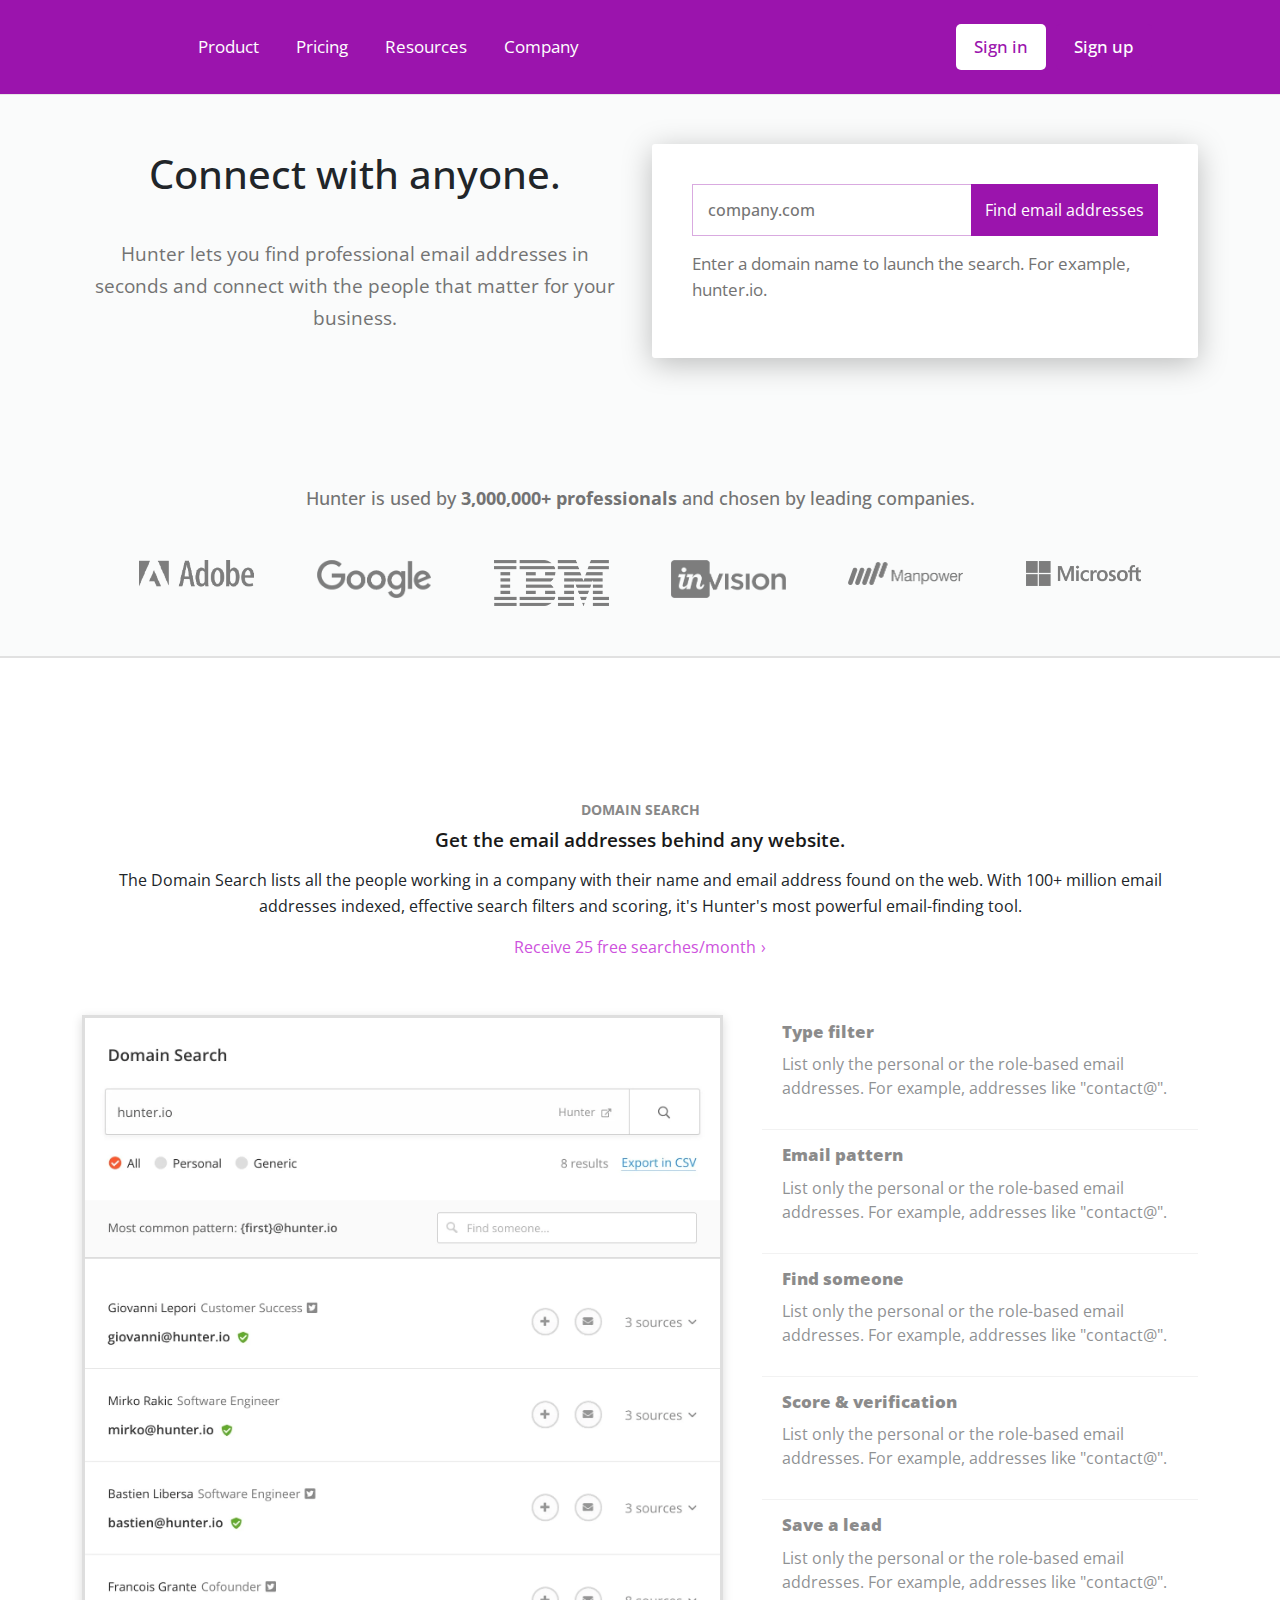
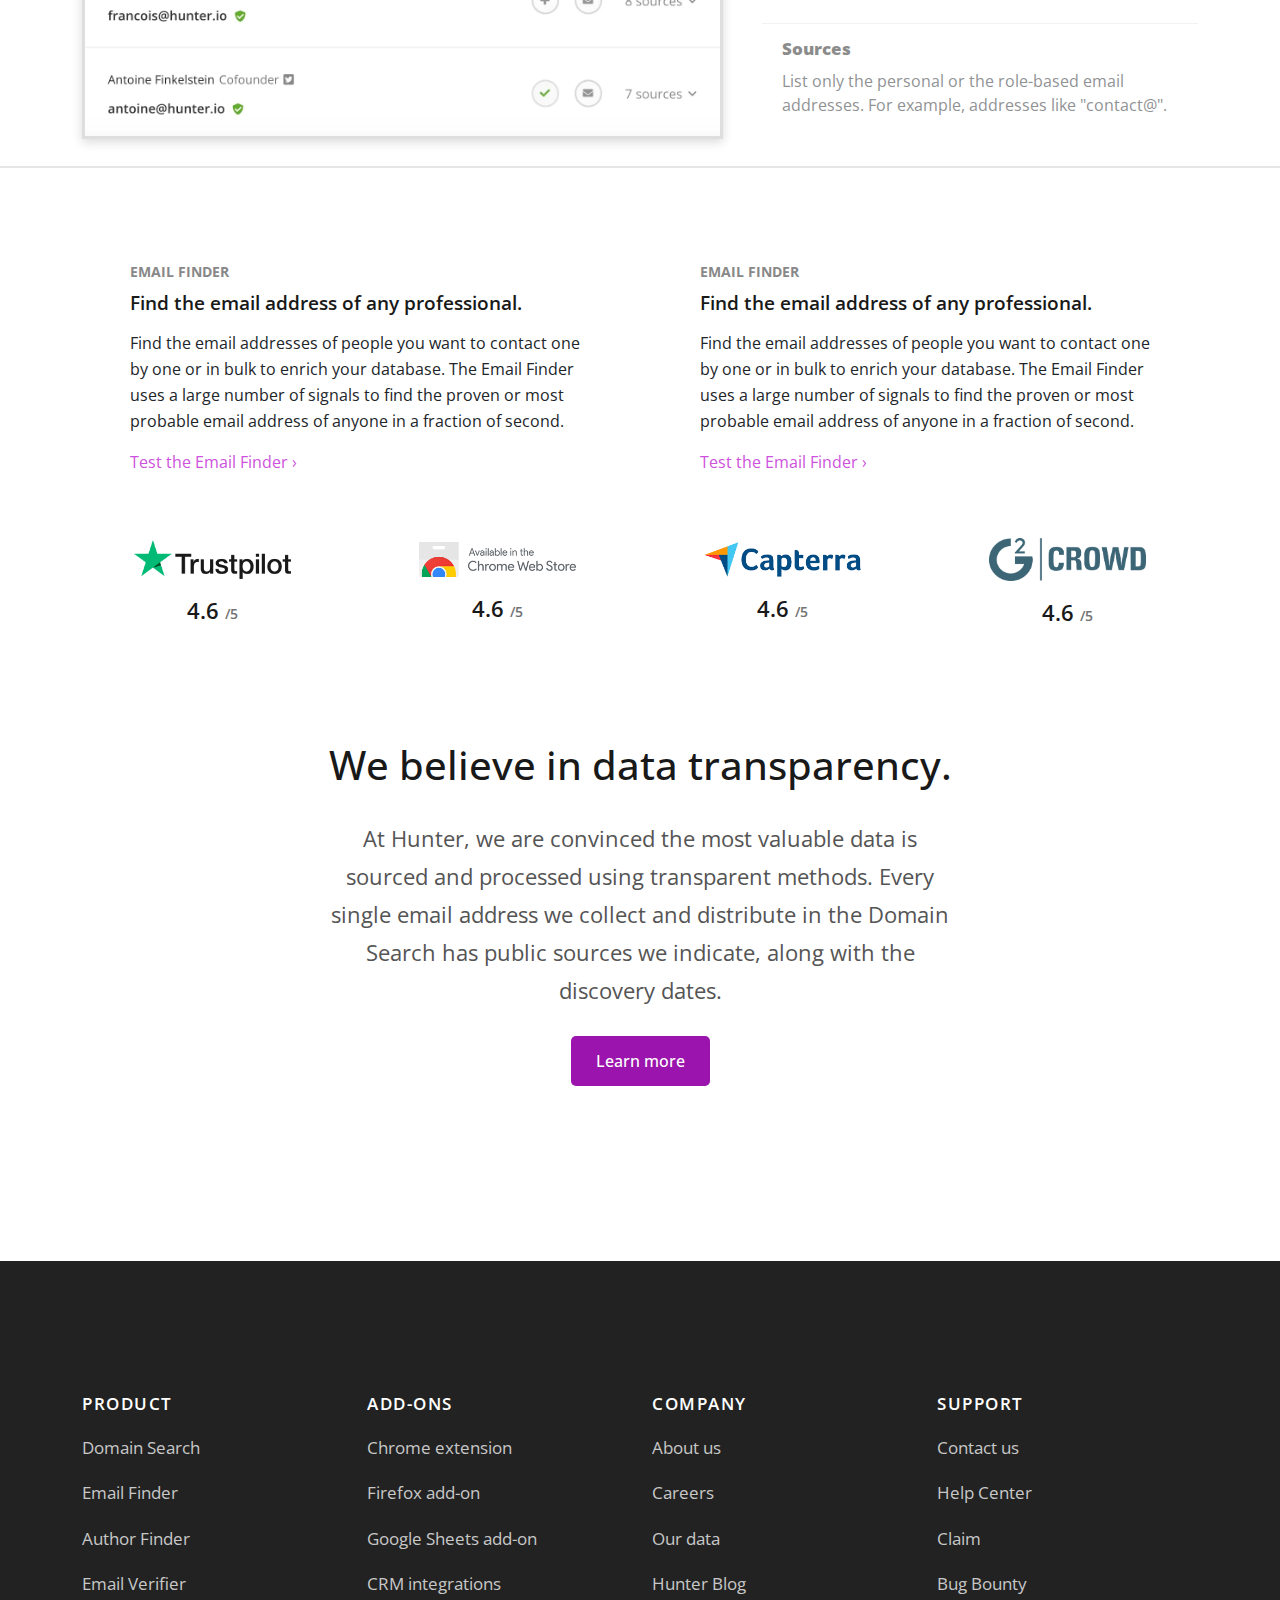
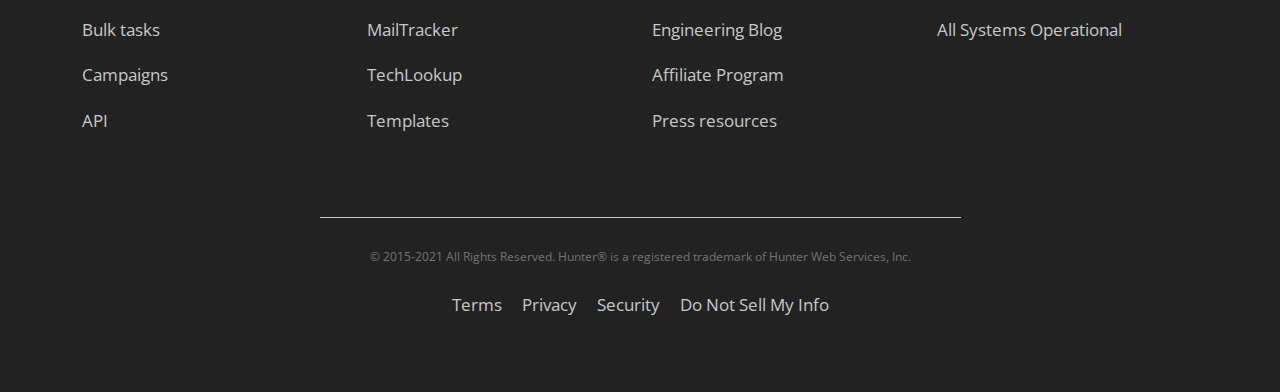
<file: index.html>
<!DOCTYPE html>
<html lang="en">

     <head>
          <!-- Meta Tags  -->
          <meta charset="UTF-8">
          <meta http-equiv="X-UA-Compatible" content="IE=edge">
          <meta name="viewport" content="width=device-width, initial-scale=1.0">
          <meta name="description" content="Website">
          <meta name="keywords" content=" Website">

          <!-- Font Awesome -->
          <link rel="stylesheet" href="https://cdnjs.cloudflare.com/ajax/libs/font-awesome/6.0.0-beta2/css/all.min.css"
               integrity="sha512-YWzhKL2whUzgiheMoBFwW8CKV4qpHQAEuvilg9FAn5VJUDwKZZxkJNuGM4XkWuk94WCrrwslk8yWNGmY1EduTA=="
               crossorigin="anonymous" referrerpolicy="no-referrer" />
          <!-- Bootstrap Css -->
          <link rel="stylesheet" href="styles/bootstrap.min.css">

          <!-- Main Style -->
          <link rel="stylesheet" href="styles/style.css">
          <title>Website</title>
     </head>

     <body>
          <nav class="navbar navbar-expand-lg py-4">
               <div class="container px-md-5">
                    <a class="navbar-brand" href="#"></a>
                    <button class="navbar-toggler" type="button" data-bs-toggle="collapse" data-bs-target="#navbarNav"
                         aria-controls="navbarNav" aria-expanded="false" aria-label="Toggle navigation">
                         <i class="fas fa-bars "></i>
                    </button>
                    <div class="collapse ms-md-5 navbar-collapse" id="navbarNav">
                         <ul class="navbar-nav">
                              <li class="nav-item product mx-md-2">
                                   <a class="nav-link" href="#">Product
                                        <i class="fas fa-angle-down"></i>
                                   </a>
                                   <div class="product-menu">
                                        <div class="main-features">
                                             <a href="#">
                                                  <div>
                                                       <i class="fas fa-search"></i>
                                                  </div>
                                                  <div>
                                                       <strong>Domain Search</strong><br>
                                                       Find the email addresses of a company
                                                  </div>

                                             </a>
                                             <a href="#">
                                                  <div>
                                                       <i class="far fa-user"></i>
                                                  </div>
                                                  <div>
                                                       <strong>Domain Search</strong><br>
                                                       Find the email addresses of a company
                                                  </div>
                                             </a>
                                             <a href="#">
                                                  <div>
                                                       <i class="far fa-id-badge"></i>
                                                  </div>
                                                  <div>
                                                       <strong>Domain Search</strong><br>
                                                       Find the email addresses of a company
                                                  </div>
                                             </a>
                                             <a href="#">
                                                  <div>
                                                       <i class="far fa-check-circle"></i>
                                                  </div>
                                                  <div>
                                                       <strong>Domain Search</strong><br>
                                                       Find the email addresses of a company
                                                  </div>
                                             </a>
                                        </div>
                                        <div class="additional-features">
                                             <a href="#">Chrome extension</a>
                                             <a href="#">Google Sheets add-on</a>
                                             <a href="#">CRM integrations</a>
                                             <a href="#">Campaigns</a>
                                        </div>
                                        <div class="api-link">
                                             <a href="#">API for developers</a>
                                        </div>
                                   </div>
                              </li>
                              <li class="nav-item mx-md-2">
                                   <a class="nav-link" href="./Pages/pricing.html">Pricing</a>
                              </li>
                              <li class="nav-item resources mx-md-2">
                                   <a class="nav-link" href="#">Resources
                                        <i class="fas fa-angle-down"></i>
                                   </a>
                                   <div class="resources-menu">
                                        <div class='main-features'>
                                             <a href='#' target='_blank'>
                                                  <strong>Blog</strong>
                                                  <br>
                                                  Cold email outreach and growth strategies.
                                             </a>
                                             <a href='#' target='_blank'>
                                                  <strong>Templates</strong>
                                                  <br>
                                                  Directory of best cold email templates.
                                             </a>
                                             <a href='#' target='_blank'>
                                                  <strong>Help Center</strong>
                                                  <br>
                                                  Your questions on Hunter answered.
                                             </a>
                                        </div>
                                   </div>
                              </li>
                              <li class="nav-item company mx-md-2">
                                   <a class="nav-link" href="#">Company
                                        <i class="fas fa-angle-down"></i>
                                   </a>
                                   <div class="company-menu">
                                        <div class='main-features'>
                                             <a href='#'>
                                                  <strong>About us</strong>
                                                  <br>
                                                  Meet the team behind Hunter.
                                             </a>
                                             <a href='#'>
                                                  <strong>Our data</strong>
                                                  <br>
                                                  How our data is sourced and processed.
                                             </a>
                                             <a href='#'>
                                                  <strong>
                                                       Careers
                                                  </strong>
                                                  <br>
                                                  Our current open positions.
                                             </a>
                                        </div>
                                   </div>
                              </li>
                         </ul>
                    </div>
                    <div class="autha">
                         <div class="btn-sign-in">
                              <button class="sign-in"><a href="#">Sign in</a></button>
                         </div>
                         <div class="btn-sign-in">
                              <button class="sign-up"><a href="#">Sign up</a></button>

                         </div>
                    </div>
               </div>
          </nav>
          <div class="nav-layout">
               <div class="icon-close">
                    <i class="fas fa-times"></i>
               </div>
               <h3 class="titel-layout">DISCOVER HUNTER
               </h3>
               <ul class="list-nav-layout">
                    <li class="item-layout"><a href="#">Pricing</a></li>
                    <li class="item-layout"><a href="#">Domain Search</a></li>
                    <li class="item-layout"><a href="#">Email Finder</a></li>
                    <li class="item-layout"><a href="#">Author Finder</a></li>
                    <li class="item-layout"><a href="#">Email Verifier</a></li>
                    <li class="item-layout"><a href="#">Bulk tasks</a></li>
                    <li class="item-layout"><a href="#">Campaigns</a></li>
                    <li class="item-layout"><a href="#">API</a></li>
                    <li class="item-layout"><a href="#">Blog</a></li>
                    <li class="item-layout"><a href="#">Log in</a></li>
                    <li class="item-layout"><a href="#">Sign up →</a></li>
               </ul>
          </div>
          <main id="main">
               <section class="find-email pt-5">
                    <div class="container">
                         <div class="row justify-content-around align-items-center">
                              <div class="col-md-6 text-center mt-md-5">
                                   <div class="content-sec px-2">
                                        <h1>Connect with anyone.</h1>
                                        <p>Hunter lets you find professional email addresses in seconds and connect with
                                             the
                                             people that matter for your business.</p>
                                   </div>
                              </div>
                              <div class="col-md-6 pt-5 mt-md-5">
                                   <div class="form">
                                        <form>
                                             <input autofocus type="text" placeholder="company.com"
                                                  aria-label="input Search" class="input-control">
                                             <button type="submit" class="submit-btn" aria-label="Search button">
                                                  <span class="lg">Find email addresses</span>
                                                  <span class="sm">Search</span>
                                             </button>
                                        </form>
                                        <p class="des">Enter a domain name to launch the search. For example, hunter.io.
                                        </p>
                                   </div>
                              </div>
                              <div class="customers-logos">
                                   <h3>
                                        Hunter is used by<strong> 3,000,000+ professionals</strong> and chosen by
                                        leading companies.
                                   </h3>
                                   <div class="row text-center">
                                        <div class="col-md-2">
                                             <img src="img/adobe-89403f8f6c0fc411f44f985b35de6c0b268bc11a89b5cc29017d61307da93d1a.webp"
                                                  class="w-75" alt="customer logo img">
                                        </div>
                                        <div class="col-md-2">
                                             <img src="img/google-44d1c7772a67bfdecce332bda24b1a9de4d2640ed29654d1079fedeb29c5eaac.webp"
                                                  class="w-75" alt="customer logo img">
                                        </div>
                                        <div class="col-md-2">
                                             <img src="img/ibm-5ad5627f50f3b689c1cf88a614d55e218c486d3c7868b5f2c1e4efa3f8ab3572.webp"
                                                  class="w-75" alt="customer logo img">
                                        </div>
                                        <div class="col-md-2">
                                             <img src="img/invision-43121076a2ce2e25f8a54ab6be9929ebb47db9f2920a89a8cc8f44540e46733a.webp"
                                                  class="w-75" alt="customer logo img">
                                        </div>
                                        <div class="col-md-2">
                                             <img src="img/manpower-7a5babf637c4316c16345eb8f238459b461955201cc7c4af6864c33980ac5aa3.webp"
                                                  class="w-75" alt="customer logo img">
                                        </div>
                                        <div class="col-md-2">
                                             <img src="img/microsoft-1e9a14aedf08ef8d8c20e652967de231aa82086d621c7faac3dac48e7532d290.webp"
                                                  class="w-75" alt="customer logo img">
                                        </div>
                                   </div>
                              </div>
                         </div>
                    </div>
               </section>
               <section class="domain-search text-center w-md-75 mx-auto pt-5 mt-5">
                    <div class="container">
                         <div class="content pt-md-5">
                              <h2 class="titel-domain">DOMAIN SEARCH</h2>
                              <p class="des">Get the email addresses behind any website.
                              </p>
                              <p class="des2">The Domain Search lists all the people working in a company with their
                                   name and email address found on the web. With
                                   100+ million email addresses indexed, effective search filters and scoring, it's
                                   Hunter's most powerful email-finding
                                   tool.</p>
                              <a href="#">Receive 25 free searches/month</a>
                         </div>
                         <div class="row img-domain mt-5 justify-content-center align-items-center">
                              <div class="col-md-7">
                                   <img src="img/domain_search_screenshot-6c599744c002ee10692d4e4656d707ee62697750be0def14682e950914836935.webp"
                                        class="img-fluid" alt="domain search img">
                              </div>
                              <div class="col-md-5">
                                   <div class="item-domain-search">
                                        <h3 class="titel">Type filter</h3>
                                        <p class="des">List only the personal or the role-based email addresses. For
                                             example, addresses like "contact@".</p>
                                   </div>
                                   <div class="item-domain-search">
                                        <h3 class="titel">Email pattern</h3>
                                        <p class="des">List only the personal or the role-based email addresses. For
                                             example, addresses like "contact@".
                                        </p>
                                   </div>
                                   <div class="item-domain-search">
                                        <h3 class="titel">Find someone</h3>
                                        <p class="des">List only the personal or the role-based email addresses. For
                                             example, addresses like "contact@".
                                        </p>
                                   </div>
                                   <div class="item-domain-search">
                                        <h3 class="titel">Score & verification</h3>
                                        <p class="des">List only the personal or the role-based email addresses. For
                                             example, addresses like "contact@".
                                        </p>
                                   </div>
                                   <div class="item-domain-search">
                                        <h3 class="titel">Save a lead</h3>
                                        <p class="des">List only the personal or the role-based email addresses. For
                                             example, addresses like "contact@".
                                        </p>
                                   </div>
                                   <div class="item-domain-search">
                                        <h3 class="titel">Sources</h3>
                                        <p class="des">List only the personal or the role-based email addresses. For
                                             example, addresses like "contact@".
                                        </p>
                                   </div>
                              </div>
                         </div>
                    </div>
               </section>
               <section class=" email-finder pt-5">
                    <div class="container">
                         <div class="row justify-content-around align-items-center my-5">
                              <div class="col-md-5">
                                   <h2 class="titel-email">EMAIL FINDER</h2>
                                   <p class="des">Find the email address of any professional.
                                   </p>
                                   <p class="des2">Find the email addresses of people you want to contact one by one or
                                        in bulk to enrich your database.
                                        The Email Finder
                                        uses a large number of signals to find the proven or most probable email address
                                        of anyone in a fraction of second.
                                   </p>
                                   <a class="link" href="#">Test the Email Finder</a>
                              </div>
                              <div class="col-md-5">
                                   <h2 class="titel-email">EMAIL FINDER</h2>
                                   <p class="des">Find the email address of any professional.
                                   </p>
                                   <p class="des2">Find the email addresses of people you want to contact one by one or
                                        in bulk to enrich your database.
                                        The Email Finder
                                        uses a large number of signals to find the proven or most probable email address
                                        of anyone in a fraction of second.
                                   </p>
                                   <a class="link" href="#">Test the Email Finder</a>
                              </div>
                         </div>
                         <div class="row justify-content-around align-items-center text-center py-3">
                              <div class="col-md-3">
                                   <a href='#' target='_blank'>
                                        <img alt="Capterra" class="img-capterra"
                                             src="img/trustpilot-888145aebd42d6bab041149982cf666da280f8f68c85e2dd1b45579590eda622.png" />
                                        <div class='reviews-rating'>
                                             4.6
                                             <span class='light-grey'>/5</span>
                                        </div>
                                   </a>
                              </div>
                              <div class="col-md-3">
                                   <a href='#' target='_blank'>
                                        <img alt="Capterra" class="img-capterra"
                                             src="img/chromewebstore-9094952640716fb7a735af0af386bc895eea89a329a4f1955072aa769434abfb.png" />
                                        <div class='reviews-rating'>
                                             4.6
                                             <span class='light-grey'>/5</span>
                                        </div>
                                   </a>
                              </div>
                              <div class="col-md-3">
                                   <a href='#' target='_blank'>
                                        <img alt="Capterra" class="img-capterra"
                                             src="img/capterra-2079a6f4579d58441419898f388872c6bbe6af7deb1c3360b4e9f7a6292c5c71.webp" />
                                        <div class='reviews-rating'>
                                             4.6
                                             <span class='light-grey'>/5</span>
                                        </div>
                                   </a>
                              </div>
                              <div class="col-md-3">
                                   <a href='#' target='_blank'>
                                        <img alt="Capterra" class="img-capterra"
                                             src="img/g2crowd-528476ec4745433e9a0ffea6f0a66a46cafcd56d3dc7866f42e8ef76ac3c9b27.png" />
                                        <div class='reviews-rating'>
                                             4.6
                                             <span class='light-grey'>/5</span>
                                        </div>
                                   </a>
                              </div>
                         </div>
                    </div>
               </section>
               <section class="transparency pt-5 ">
                    <div class="container">
                         <div class="row justify-content-center align-items-center py-5">
                              <div class="col-md-7">
                                   <h2>We believe in data transparency.</h2>
                                   <p class="des">At Hunter, we are convinced the most valuable data is sourced and
                                        processed using transparent methods. Every single email address we
                                        collect and distribute in the Domain Search has public sources we
                                        indicate, along with the discovery dates.</p>
                                   <a href="#" class="btn-transparency">Learn more</a>
                              </div>
                         </div>
                    </div>
               </section>
          </main>
               <footer id="footer">
                    <div class="container">
                         <div class="row justify-content-between">
                              <div class="col-md-3">
                                   <h3 class="titel-list">PRODUCT</h3>
                                   <ul class="list-footer">
                                        <li><a href="#">Domain Search</a></li>
                                        <li><a href="#">Email Finder</a></li>
                                        <li><a href="#">Author Finder</a></li>
                                        <li><a href="#">Email Verifier</a></li>
                                        <li><a href="#">Bulk tasks</a></li>
                                        <li><a href="#">Campaigns</a></li>
                                        <li><a href="#">API</a></li>
                                   </ul>
                              </div>
                              <div class="col-md-3">
                                   <h3 class="titel-list">ADD-ONS
                                   </h3>
                                   <ul class="list-footer">
                                        <li><a href="#">Chrome extension</a></li>
                                        <li><a href="#">Firefox add-on</a></li>
                                        <li><a href="#">Google Sheets add-on</a></li>
                                        <li><a href="#">CRM integrations</a></li>
                                        <li><a href="#">MailTracker</a></li>
                                        <li><a href="#">TechLookup</a></li>
                                        <li><a href="#">Templates</a></li>
                                   </ul>
                              </div>
                              <div class="col-md-3">
                                   <h3 class="titel-list">COMPANY</h3>
                                   <ul class="list-footer">
                                        <li><a href="#">About us</a></li>
                                        <li><a href="#">Careers</a></li>
                                        <li><a href="#">Our data</a></li>
                                        <li><a href="#">Hunter Blog</a></li>
                                        <li><a href="#">Engineering Blog</a></li>
                                        <li><a href="#">Affiliate Program</a></li>
                                        <li><a href="#">Press resources</a></li>
                                   </ul>
                              </div>
                              <div class="col-md-3">
                                   <h3 class="titel-list">SUPPORT</h3>
                                   <ul class="list-footer">
                                        <li><a href="#">Contact us</a></li>
                                        <li><a href="#">Help Center</a></li>
                                        <li><a href="#">Claim</a></li>
                                        <li><a href="#">Bug Bounty</a></li>
                                        <li><a href="#">All Systems Operational</a></li>
                                   </ul>
                              </div>
                         </div>
                         <div class="row flex-column align-items-center my-4">
                              <div class="col-md-7">
                                   <ul class="icon-social">
                                        <li><a href="#" class="fab fa-facebook-square"></a></li>
                                        <li><a href="#" class="fab fa-twitter"></a></li>
                                        <li><a href="#" class="fab fa-linkedin"></a></li>
                                        <li><a href="#" class="fab fa-youtube"></a></li>
                                        <li><a href="#" class="fab fa-github"></a></li>
                                   </ul>
                              </div>
                              <div class="col-md-9">
                                   <p>© 2015-2021 All Rights Reserved. Hunter® is a registered trademark of Hunter Web Services, Inc.</p>
                                   <ul class="">
                                        <li><a href="#">Terms</a></li>
                                        <li><a href="#">Privacy</a></li>
                                        <li><a href="#">Security</a></li>
                                        <li><a href="#">Do Not Sell My Info</a></li>
                                   </ul>
                              </div>
                         </div>
                    </div>
               </footer>


          <!-- Bootstrap JS -->
          <script src="scripts/bootstrap.bundle.min.js"></script>
          <!-- Main JS -->
          <script src="scripts/main.js"></script>
     </body>

</html>
</file>
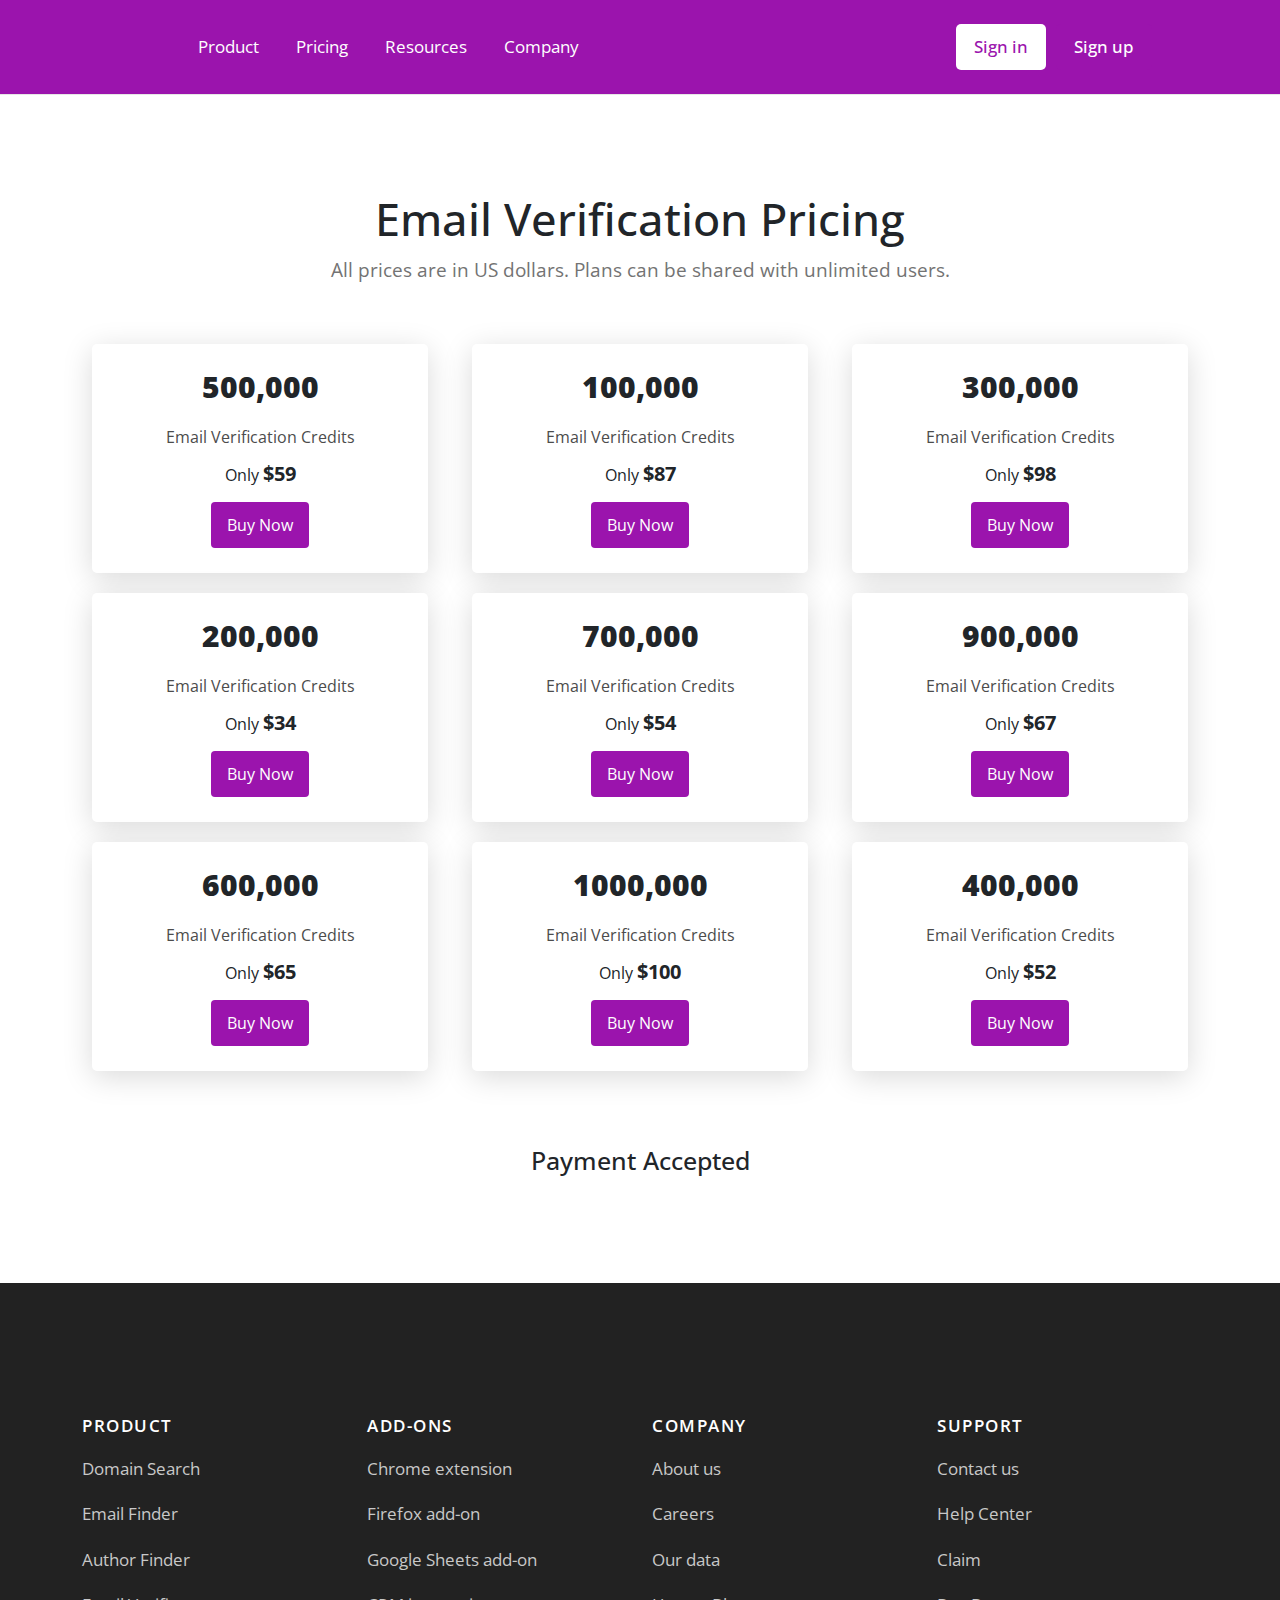
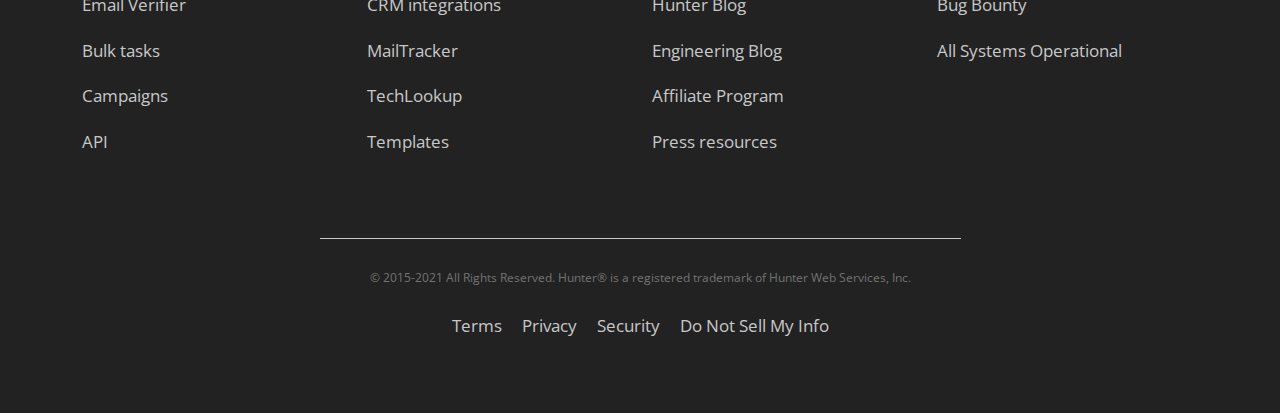
<file: Pages/pricing.html>
<!DOCTYPE html>
<html lang="en">

     <head>
          <!-- Meta Tags  -->
          <meta charset="UTF-8">
          <meta http-equiv="X-UA-Compatible" content="IE=edge">
          <meta name="viewport" content="width=device-width, initial-scale=1.0">
          <meta name="description" content="Website">
          <meta name="keywords" content=" Website">

          <!-- Font Awesome -->
          <link rel="stylesheet" href="https://cdnjs.cloudflare.com/ajax/libs/font-awesome/6.0.0-beta2/css/all.min.css"
               integrity="sha512-YWzhKL2whUzgiheMoBFwW8CKV4qpHQAEuvilg9FAn5VJUDwKZZxkJNuGM4XkWuk94WCrrwslk8yWNGmY1EduTA=="
               crossorigin="anonymous" referrerpolicy="no-referrer" />
          <!-- Bootstrap Css -->
          <link rel="stylesheet" href="../styles/bootstrap.min.css">

          <!-- Main Style -->
          <link rel="stylesheet" href="../styles/style.css">
          <title>Pricing</title>
     </head>
     <body>
          <nav class="navbar navbar-expand-lg py-4">
               <div class="container px-md-5">
                    <a class="navbar-brand" href="#"></a>
                    <button class="navbar-toggler" type="button" data-bs-toggle="collapse" data-bs-target="#navbarNav"
                         aria-controls="navbarNav" aria-expanded="false" aria-label="Toggle navigation">
                         <i class="fas fa-bars "></i>
                    </button>
                    <div class="collapse ms-md-5 navbar-collapse" id="navbarNav">
                         <ul class="navbar-nav">
                              <li class="nav-item product mx-md-2">
                                   <a class="nav-link" href="#">Product
                                        <i class="fas fa-angle-down"></i>
                                   </a>
                                   <div class="product-menu">
                                        <div class="main-features">
                                             <a href="#">
                                                  <div>
                                                       <i class="fas fa-search"></i>
                                                  </div>
                                                  <div>
                                                       <strong>Domain Search</strong><br>
                                                       Find the email addresses of a company
                                                  </div>
          
                                             </a>
                                             <a href="#">
                                                  <div>
                                                       <i class="far fa-user"></i>
                                                  </div>
                                                  <div>
                                                       <strong>Domain Search</strong><br>
                                                       Find the email addresses of a company
                                                  </div>
                                             </a>
                                             <a href="#">
                                                  <div>
                                                       <i class="far fa-id-badge"></i>
                                                  </div>
                                                  <div>
                                                       <strong>Domain Search</strong><br>
                                                       Find the email addresses of a company
                                                  </div>
                                             </a>
                                             <a href="#">
                                                  <div>
                                                       <i class="far fa-check-circle"></i>
                                                  </div>
                                                  <div>
                                                       <strong>Domain Search</strong><br>
                                                       Find the email addresses of a company
                                                  </div>
                                             </a>
                                        </div>
                                        <div class="additional-features">
                                             <a href="#">Chrome extension</a>
                                             <a href="#">Google Sheets add-on</a>
                                             <a href="#">CRM integrations</a>
                                             <a href="#">Campaigns</a>
                                        </div>
                                        <div class="api-link">
                                             <a href="#">API for developers</a>
                                        </div>
                                   </div>
                              </li>
                              <li class="nav-item mx-md-2">
                                   <a class="nav-link" href="#">Pricing</a>
                              </li>
                              <li class="nav-item resources mx-md-2">
                                   <a class="nav-link" href="#">Resources
                                        <i class="fas fa-angle-down"></i>
                                   </a>
                                   <div class="resources-menu">
                                        <div class='main-features'>
                                             <a href='#' target='_blank'>
                                                  <strong>Blog</strong>
                                                  <br>
                                                  Cold email outreach and growth strategies.
                                             </a>
                                             <a href='#' target='_blank'>
                                                  <strong>Templates</strong>
                                                  <br>
                                                  Directory of best cold email templates.
                                             </a>
                                             <a href='#' target='_blank'>
                                                  <strong>Help Center</strong>
                                                  <br>
                                                  Your questions on Hunter answered.
                                             </a>
                                        </div>
                                   </div>
                              </li>
                              <li class="nav-item company mx-md-2">
                                   <a class="nav-link" href="#">Company
                                        <i class="fas fa-angle-down"></i>
                                   </a>
                                   <div class="company-menu">
                                        <div class='main-features'>
                                             <a href='#'>
                                                  <strong>About us</strong>
                                                  <br>
                                                  Meet the team behind Hunter.
                                             </a>
                                             <a href='#'>
                                                  <strong>Our data</strong>
                                                  <br>
                                                  How our data is sourced and processed.
                                             </a>
                                             <a href='#'>
                                                  <strong>
                                                       Careers
                                                  </strong>
                                                  <br>
                                                  Our current open positions.
                                             </a>
                                        </div>
                                   </div>
                              </li>
                         </ul>
                    </div>
                    <div class="autha">
                         <div class="btn-sign-in">
                              <button class="sign-in"><a href="#">Sign in</a></button>
                         </div>
                         <div class="btn-sign-in">
                              <button class="sign-up"><a href="#">Sign up</a></button>
          
                         </div>
                    </div>
               </div>
          </nav>
          <div class="nav-layout">
               <div class="icon-close">
                    <i class="fas fa-times"></i>
               </div>
               <h3 class="titel-layout">DISCOVER HUNTER
               </h3>
               <ul class="list-nav-layout">
                    <li class="item-layout"><a href="#">Pricing</a></li>
                    <li class="item-layout"><a href="#">Domain Search</a></li>
                    <li class="item-layout"><a href="#">Email Finder</a></li>
                    <li class="item-layout"><a href="#">Author Finder</a></li>
                    <li class="item-layout"><a href="#">Email Verifier</a></li>
                    <li class="item-layout"><a href="#">Bulk tasks</a></li>
                    <li class="item-layout"><a href="#">Campaigns</a></li>
                    <li class="item-layout"><a href="#">API</a></li>
                    <li class="item-layout"><a href="#">Blog</a></li>
                    <li class="item-layout"><a href="#">Log in</a></li>
                    <li class="item-layout"><a href="#">Sign up →</a></li>
               </ul>
          </div>
          <main>
               <div id="pricing" class="pt-5">
                    <div class="container pt-5">
                         <div class="pricing-content mt-5 text-center pt-5">
                              <h1 class="pricing-titel">Email Verification Pricing</h1>
                              <p class="pricing-p">All prices are in US dollars.
                              Plans can be shared with unlimited users.</p>
                         </div>
                         <div class="row my-5 justify-content-center align-items-center">
                              <div class="col-md-4 text-center">
                                   <div class="pricing-item">
                                        <h3 class="item-titel">500,000</h3>
                                        <p>Email Verification Credits</p>
                                        <span>Only <strong>$59</strong></span>
                                        <button class="btn btn-pricing"><a href="#">Buy Now</a></button>
                                   </div>
                              </div>
                              <div class="col-md-4 text-center">
                                   <div class="pricing-item">
                                        <h3 class="item-titel">100,000</h3>
                                        <p>Email Verification Credits</p>
                                        <span>Only <strong>$87</strong></span>
                                        <button class="btn btn-pricing"><a href="#">Buy Now</a></button>
                                   </div>
                              </div>
                              <div class="col-md-4 text-center">
                                   <div class="pricing-item">
                                        <h3 class="item-titel">300,000</h3>
                                        <p>Email Verification Credits</p>
                                        <span>Only <strong>$98</strong></span>
                                        <button class="btn btn-pricing"><a href="#">Buy Now</a></button>
                                   </div>
                              </div>
                              <div class="col-md-4 text-center">
                                   <div class="pricing-item">
                                        <h3 class="item-titel">200,000</h3>
                                        <p>Email Verification Credits</p>
                                        <span>Only <strong>$34</strong></span>
                                        <button class="btn btn-pricing"><a href="#">Buy Now</a></button>
                                   </div>
                              </div>
                              <div class="col-md-4 text-center">
                                   <div class="pricing-item">
                                        <h3 class="item-titel">700,000</h3>
                                        <p>Email Verification Credits</p>
                                        <span>Only <strong>$54</strong></span>
                                        <button class="btn btn-pricing"><a href="#">Buy Now</a></button>
                                   </div>
                              </div>
                              <div class="col-md-4 text-center">
                                   <div class="pricing-item">
                                        <h3 class="item-titel">900,000</h3>
                                        <p>Email Verification Credits</p>
                                        <span>Only <strong>$67</strong></span>
                                        <button class="btn btn-pricing"><a href="#">Buy Now</a></button>
                                   </div>
                              </div>
                              <div class="col-md-4 text-center">
                                   <div class="pricing-item">
                                        <h3 class="item-titel">600,000</h3>
                                        <p>Email Verification Credits</p>
                                        <span>Only <strong>$65</strong></span>
                                        <button class="btn btn-pricing"><a href="#">Buy Now</a></button>
                                   </div>
                              </div>
                              <div class="col-md-4 text-center">
                                   <div class="pricing-item">
                                        <h3 class="item-titel">1000,000</h3>
                                        <p>Email Verification Credits</p>
                                        <span>Only <strong>$100</strong></span>
                                        <button class="btn btn-pricing"><a href="#">Buy Now</a></button>
                                   </div>
                              </div>
                              <div class="col-md-4 text-center">
                                   <div class="pricing-item">
                                        <h3 class="item-titel">400,000</h3>
                                        <p>Email Verification Credits</p>
                                        <span>Only <strong>$52</strong></span>
                                        <button class="btn btn-pricing"><a href="#">Buy Now</a></button>
                                   </div>
                              </div>
                         </div>
                         <div class="payment my-4 text-center py-3">
                              <h2>Payment Accepted</h2>
                              <span><i class="fab fa-cc-paypal"></i></span>
                              <span><i class="fab fa-cc-visa"></i></span>
                              <span><i class="fab fa-cc-mastercard"></i></span>
                              <span><i class="m-0 fab fa-cc-amazon-pay"></i></span>
                         </div>
                    </div>
               </div>
          </main>
          <footer id="footer">
               <div class="container">
                    <div class="row justify-content-between">
                         <div class="col-md-3">
                              <h3 class="titel-list">PRODUCT</h3>
                              <ul class="list-footer">
                                   <li><a href="#">Domain Search</a></li>
                                   <li><a href="#">Email Finder</a></li>
                                   <li><a href="#">Author Finder</a></li>
                                   <li><a href="#">Email Verifier</a></li>
                                   <li><a href="#">Bulk tasks</a></li>
                                   <li><a href="#">Campaigns</a></li>
                                   <li><a href="#">API</a></li>
                              </ul>
                         </div>
                         <div class="col-md-3">
                              <h3 class="titel-list">ADD-ONS
                              </h3>
                              <ul class="list-footer">
                                   <li><a href="#">Chrome extension</a></li>
                                   <li><a href="#">Firefox add-on</a></li>
                                   <li><a href="#">Google Sheets add-on</a></li>
                                   <li><a href="#">CRM integrations</a></li>
                                   <li><a href="#">MailTracker</a></li>
                                   <li><a href="#">TechLookup</a></li>
                                   <li><a href="#">Templates</a></li>
                              </ul>
                         </div>
                         <div class="col-md-3">
                              <h3 class="titel-list">COMPANY</h3>
                              <ul class="list-footer">
                                   <li><a href="#">About us</a></li>
                                   <li><a href="#">Careers</a></li>
                                   <li><a href="#">Our data</a></li>
                                   <li><a href="#">Hunter Blog</a></li>
                                   <li><a href="#">Engineering Blog</a></li>
                                   <li><a href="#">Affiliate Program</a></li>
                                   <li><a href="#">Press resources</a></li>
                              </ul>
                         </div>
                         <div class="col-md-3">
                              <h3 class="titel-list">SUPPORT</h3>
                              <ul class="list-footer">
                                   <li><a href="#">Contact us</a></li>
                                   <li><a href="#">Help Center</a></li>
                                   <li><a href="#">Claim</a></li>
                                   <li><a href="#">Bug Bounty</a></li>
                                   <li><a href="#">All Systems Operational</a></li>
                              </ul>
                         </div>
                    </div>
                    <div class="row flex-column align-items-center my-4">
                         <div class="col-md-7">
                              <ul class="icon-social">
                                   <li><a href="#" class="fab fa-facebook-square"></a></li>
                                   <li><a href="#" class="fab fa-twitter"></a></li>
                                   <li><a href="#" class="fab fa-linkedin"></a></li>
                                   <li><a href="#" class="fab fa-youtube"></a></li>
                                   <li><a href="#" class="fab fa-github"></a></li>
                              </ul>
                         </div>
                         <div class="col-md-9">
                              <p>© 2015-2021 All Rights Reserved. Hunter® is a registered trademark of Hunter Web Services, Inc.
                              </p>
                              <ul class="">
                                   <li><a href="#">Terms</a></li>
                                   <li><a href="#">Privacy</a></li>
                                   <li><a href="#">Security</a></li>
                                   <li><a href="#">Do Not Sell My Info</a></li>
                              </ul>
                         </div>
                    </div>
               </div>
          </footer>


          <!-- Bootstrap JS -->
          <script src="../scripts/bootstrap.bundle.min.js"></script>
          <!-- Main JS -->
          <script src="../scripts/main.js"></script>
     </body>
</html>
</file>
<file: styles/style.css>
/* Google Font */

@import url('https://fonts.googleapis.com/css2?family=Open+Sans:wght@400;500;600&display=swap');
/* Global Style */

body {
     font-family: 'Open Sans', sans-serif;
     overflow-x: hidden;
     position: relative;
}

a {
     text-decoration: none;
     color: #555;
     transition: 0.1s color;
}

a:hover {
     color: #191919;
}

/* NavBar Style */

.navbar {
     background-color: #9B14AD;
     border-bottom: 1px solid #e6e6e6;
     text-align: center;
     position: fixed;
     width: 100%;
     z-index: 1111111111111;
}

.navbar-toggler {
     border: none;
     padding: 0;
}

.navbar-toggler i {
     color: #fff;
     font-size: 30px;
}

.navbar-toggler:focus {
     box-shadow: none;
}

.navbar-nav .nav-item .nav-link {
     font-size: 17px;
     color: #fff;
     transition: color .1s;
     margin-right: 5px;
}

.navbar-nav .nav-item .nav-link i {
     font-size: 14px;
}

.product-menu, .company-menu, .resources-menu {
     background-color: #fff;
     border: 1px solid #d9d9d9;
     border-radius: 4px;
     box-shadow: 0 5px 30px -3px rgb(0 0 0 / 30%);
     margin-left: -10px;
     opacity: 0;
     overflow: hidden;
     position: absolute;
     top: 65px;
     transform: scale(.95) translateY(-20px);
     transition: all .1s ease-in-out 0s, visibility 0s linear .2s, z-index 0s linear .01s;
     visibility: hidden;
     width: 400px;
     z-index: 101;
     display: flex;
     flex-direction: column;
     text-align: left;
}

.navbar-nav .product:hover .product-menu, .navbar-nav .company:hover .company-menu, .navbar-nav .resources:hover .resources-menu {
     opacity: 1;
     transform: scale(1) translateY(0);
     transition-delay: 0s, 0s, .3s;
     visibility: visible;
}

.main-features {
     padding: 15px;
}

.product-menu .main-features a {
     display: flex;
     justify-content: space-between;
     align-items: center;
     color: #555;
     padding: 10px;
}

.company-menu .main-features a, .resources-menu .main-features a {
     display: block;
     padding: 10px;
}

.product-menu .main-features a i {
     color: #9B14AD;
     font-size: 24px;
}

.product-menu .main-features a strong {
     color: #191919;
     font-size: 15px;
     font-weight: 600;
}

.product-menu .additional-features {
     background-color: #fafbfb;
     border-top: 1px solid #e6e6e6;
     padding: 10px;
}

.product-menu .additional-features a {
     display: block;
     padding: 8px 10px;
}

.product-menu .api-link {
     background-color: #fafbfb;
     padding: 10px 20px;
}

.autha {
     display: flex;
     justify-content: space-between;
     align-items: center;
}

.autha .sign-in, .autha .sign-up {
     outline: none;
     border: none;
     padding: 10px 18px;
     cursor: pointer;
     margin-right: 10px;
}

.autha .sign-in {
     background-color: #fff;
     border-radius: 5px;
}

.autha .sign-up {
     background-color: #9B14AD;
     border-radius: 5px;
}

.autha .sign-up a {
     font-size: 17px;
     color: #fff;
     font-weight: 500;
     transition: .1s;
     text-decoration: none;
}

.autha .sign-up:hover {
     background-color: #ab13bf;
}

.autha .sign-in a {
     font-size: 17px;
     font-weight: 500;
     color: #9B14AD;
     transition: color .1s;
     text-decoration: none;
}

.autha .sign-in:focus, .autha .sign-up:focus {
     border: none;
     outline: none;
}

.autha .btn-sign-in:hover {
     color: #191919;
}

.nav-layout {
     background-color: #fff;
     border-radius: 4px;
     box-shadow: 0 0 5px rgb(0 0 0 / 10%), 0 3px 15px rgb(0 0 0 / 30%);
     display: none;
     left: 15px;
     margin: 0;
     padding: 0;
     position: absolute;
     right: 15px;
     top: 15px;
     z-index: 1003;
     text-align: left;
}

.nav-layout .icon-close {
     position: absolute;
     right: 20px;
     top: 15px;
}

.nav-layout .icon-close i {
     color: #9B14AD;
     cursor: pointer;
     font-size: 30px;
}

.nav-layout .titel-layout {
     color: #a2a2a2;
     font-size: 16px;
     margin: 15px 0 10px 20px;
     text-transform: uppercase;
}

.nav-layout .list-nav-layout {
     list-style: none;
     margin-top: 0;
     padding-left: 0;
}

.nav-layout .list-nav-layout .item-layout a {
     border-radius: 4px;
     color: #4c4c4c;
     display: inline-block;
     font-size: 19px;
     padding: 17px 24px;
     width: 100%;
     transition: color .1s;
     text-decoration: none;
}

.nav-layout .list-nav-layout .item-layout:last-child a {
     background-color: #f7f9f9;
}

.nav-layout .list-nav-layout .item-layout a:hover {
     color: #191919;
}

/* Strat Find Email  Section*/

.find-email {
     background-color: #FAFBFB;
     border-bottom: 2px solid #e1e1e1;
}

.find-email .content-sec h1 {
     font-size: 40px;
     font-weight: 500;
     margin: 50px 0 40px
}

.find-email .content-sec p {
     color: #737373;
     font-size: 19px;
     font-weight: 400;
     letter-spacing: 0;
     line-height: 32px;
     margin: 15px auto 0;
     text-align: center;
     margin-bottom: 20px;
}

.find-email .form {
     background-color: #fff;
     border-radius: 3px;
     box-shadow: 0 6px 30px rgb(0 0 0 / 25%);
     padding: 40px;
     position: relative;
}

.find-email .form .input-control {
     background: #fff;
     border-right: 0;
     border: 1px solid #D9AAE0;
     font-size: 16px;
     height: 52px;
     outline: none;
     width: 100%;
     padding: 0 10px;
}

.find-email .form .des {
     font-size: 17px;
     margin-top: 15px;
     color: #737373;
}

.find-email .form .input-control::placeholder {
     padding: 0 5px;
     font-family: inherit;
     font-weight: 500;
}

.find-email .form .submit-btn {
     background-color: #9B14AD;
     color: #fff;
     outline: 0;
     border: 0;
     position: absolute;
     right: 40px;
     padding: 14px;
     transition: .1s;
}

.find-email .form .submit-btn .sm {
     display: none;
}

.find-email .form .submit-btn:hover {
     background-color: #ab13bf;
}

.find-email .customers-logos {
     padding: 50px;
     margin-top: 50px;
}

.find-email .customers-logos img {
     opacity: 0.5;
}

.find-email .customers-logos h3 {
     color: #737373;
     font-size: 18px;
     font-weight: 500;
     margin: 30px 10px 50px 10px;
     text-align: center;
}

/* Strat Find DOMAIN SEARCH*/

.domain-search {
     border-bottom: 2px solid #e6e6e6;
     padding-bottom: 20px;
}

.domain-search .content .titel-domain, .titel-email {
     color: #888;
     font-size: 14px;
     font-weight: 700;
     margin-bottom: 12 px;
     text-transform: uppercase;
}

.domain-search .content .des {
     color: #191919;
     display: inline-block;
     font-size: 19px;
     font-weight: 600;
     margin: 0 0 12px;
}

.domain-search .content .des2 {
     font-size: 16px;
     line-height: 26px;
}

.domain-search .content a {
     font-size: 16px;
     padding-top: 20px;
     color: #CE52DD;
}

.domain-search .content a::after {
     content: "›";
     margin-left: 0.3em;
}

.domain-search .row img {
     border: solid #dedede;
     border-radius: 5 px 5 px 0 0;
     border-width: 1 px 1 px 0;
     box-shadow: 0 3px 10px 0 rgb(0 0 0 / 15%);
     margin: 0;
}

.domain-search .row .item-domain-search {
     text-align: left;
     cursor: pointer;
     border-bottom: 1px solid #e6e6e6;
     margin-left: 15px;
     opacity: .5;
     padding: 13px 20px;
     transition: all .1s linear;
}

.domain-search .row .item-domain-search:last-child {
     border: none;
}

.domain-search .row .item-domain-search .titel {
     color: #191919;
     display: inline-block;
     font-size: 17px;
     margin-bottom: 10px;
     font-weight: 800;
}

.domain-search .row .item-domain-search:hover {
     opacity: 1;
}

/* Strat Find EMAIL FINDER*/

.email-finder .row .des {
     color: #191919;
     display: inline-block;
     font-size: 19px;
     font-weight: 600;
     margin: 0 0 12px;
}

.email-finder .row .des2 {
     font-size: 16px;
     line-height: 26px;
}

.email-finder .row .link {
     font-size: 16px;
     padding-top: 20px;
     color: #CE52DD;
}

.email-finder .row .link::after {
     content: "›";
     margin-left: 0.3em;
}

.email-finder .row .reviews-rating {
     color: #191919;
     font-size: 22px;
     font-weight: 600;
     margin-top: 15px;
}

.email-finder .row .reviews-rating>span {
     font-size: 14px;
     color: #737373;
}

.email-finder .img-capterra {
     width: 60%;
}

/* Strat Find Transparency */

.transparency {
     background: url(https://hunter.io/packs/media/images/51bc4fd355e3af6cf68f.jpg) no-repeat center 60px;
     background-size: 800px;
     padding: 100px 0 140px;
     background-position: center;
     text-align: center;
}

.transparency .row h2 {
     font-size: 40px;
     color: #191919;
     font-weight: 500;
     margin: 0 0 30px;
     text-align: center;
}

.transparency .row .des {
     margin: 0 auto 40px;
     color: #555;
     max-width: 700px;
     font-size: 22px;
     line-height: 38px;
}

.transparency .row .btn-transparency {
     font-size: 16px;
     height: 54px;
     padding: 14px 25px;
     cursor: pointer;
     background-color: #9B14AD;
     color: #fff;
     border-radius: 5px;
     font-weight: 500;
     transition: all .1s;
}

.transparency .row .btn-transparency:hover {
     background-color: #ab13bf;
}

/* Start Footer */

#footer {
     background-color: #222;
     color: #aeaeae;
     font-size: 15px;
     padding: 120px 15px 40px;
}

#footer .row .titel-list {
     color: #fff;
     font-size: 17px;
     font-weight: 600;
     letter-spacing: 1.5px;
     margin: 13px 0 19px;
     text-transform: uppercase;
}

#footer .row .list-footer, #footer .row .icon-social {
     list-style: none;
     margin: 0;
     padding: 0;
}

#footer .row .list-footer li {
     margin: 20px 0;
}

#footer .row li a {
     color: #c8c8c8;
     font-size: 17px;
     transition: all .1s ease-in-out;
}

#footer .row li a:hover {
     color: #fff;
}

#footer .row .icon-social {
     display: flex;
     justify-content: center;
     border-bottom: 1px solid #c8c8c8;
}

#footer .row .icon-social li {
     margin: 20px 10px;
}

#footer .row .icon-social li a {
     font-size: 24px;
}

#footer .row p {
     color: #737373;
     font-size: 12px;
     margin-top: 30px;
     text-align: center;
}

#footer .row .col-md-9 ul {
     display: flex;
     justify-content: center;
     list-style: none;
     margin: 0;
     padding: 0;
}

#footer .row .col-md-9 ul li {
     margin: 10px;
}

/* Pricing Page */

#pricing .pricing-content .pricing-titel {
     font-size: 45px;
     font-weight: 500;
}

#pricing .pricing-content .pricing-p {
     color: #737373;
     font-size: 19px;
     font-weight: 400;
     letter-spacing: 0;
     line-height: 32px;
}

#pricing .pricing-item {
     box-shadow: 0 6px 30px rgb(0 0 0 / 15%);
     background-color: #fff;
     padding: 25px 10px;
     margin: 10px;
     border-radius: 5px;
}

#pricing .pricing-item .item-titel {
     font-weight: 800;
     font-size: 30px;
     margin-bottom: 20px;
}

#pricing .pricing-item p {
     color: #4c4c4c;
     margin-bottom: 10px;
}

#pricing .pricing-item span {
     display: block;
     margin-bottom: 13px;
}

#pricing .pricing-item span strong {
     font-size: 20px;
}

#pricing .pricing-item .btn-pricing {
     background-color: #9b14ad;
     padding: 10px 15px;
     cursor: pointer;
}

#pricing .pricing-item .btn-pricing a {
     color: #fff;
}

#pricing .payment h2 {
     font-size: 25px;
     margin-bottom: 15px;
}

#pricing .payment i{
     font-size: 35px;
     margin-right: 10px;
     color: #737373;
}
/* Media Query */

@media only screen and (max-width: 768px) {
     .navbar {
          position: static;
     }
     .navbar .container {
          padding: 0px 15px;
     }
     #navbarNav {
          display: none;
     }
     .autha {
          display: none;
     }
     .find-email .content-sec h1 {
          font-size: 30px;
     }
     .find-email .form .submit-btn .lg {
          display: none;
     }
     .find-email .form .submit-btn .sm {
          display: block;
     }
     .product-menu {
          display: none;
     }
     .find-email .container {
          padding: 0;
     }
     .find-email .form {
          padding: 40px 20px;
     }
     .transparency .row h2 {
          font-size: 30px;
     }
     .col-md-2 {
          width: 50%;
          margin-bottom: 25px;
          text-align: center;
     }
     .col-md-2 img {
          width: 50%;
     }
     .email-finder .col-md-5 {
          margin-bottom: 60px;
     }
     .img-domain {
          display: none;
     }
     .find-email .form .submit-btn {
          right: 19px;
     }
     #footer .row {
          text-align: center;
     }
     #footer .row .col-md-3 {
          margin-bottom: 20px;
     }
     .email-finder .row .col-md-3 {
          margin-bottom: 30px;
          text-align: center;
     }
     .email-finder .img-capterra {
          width: 30%;
     }
     #footer .row li a {
          font-size: 14px;
     }
     #footer .row .col-md-9 ul li {
          margin: 5px;
     }
}
</file>
